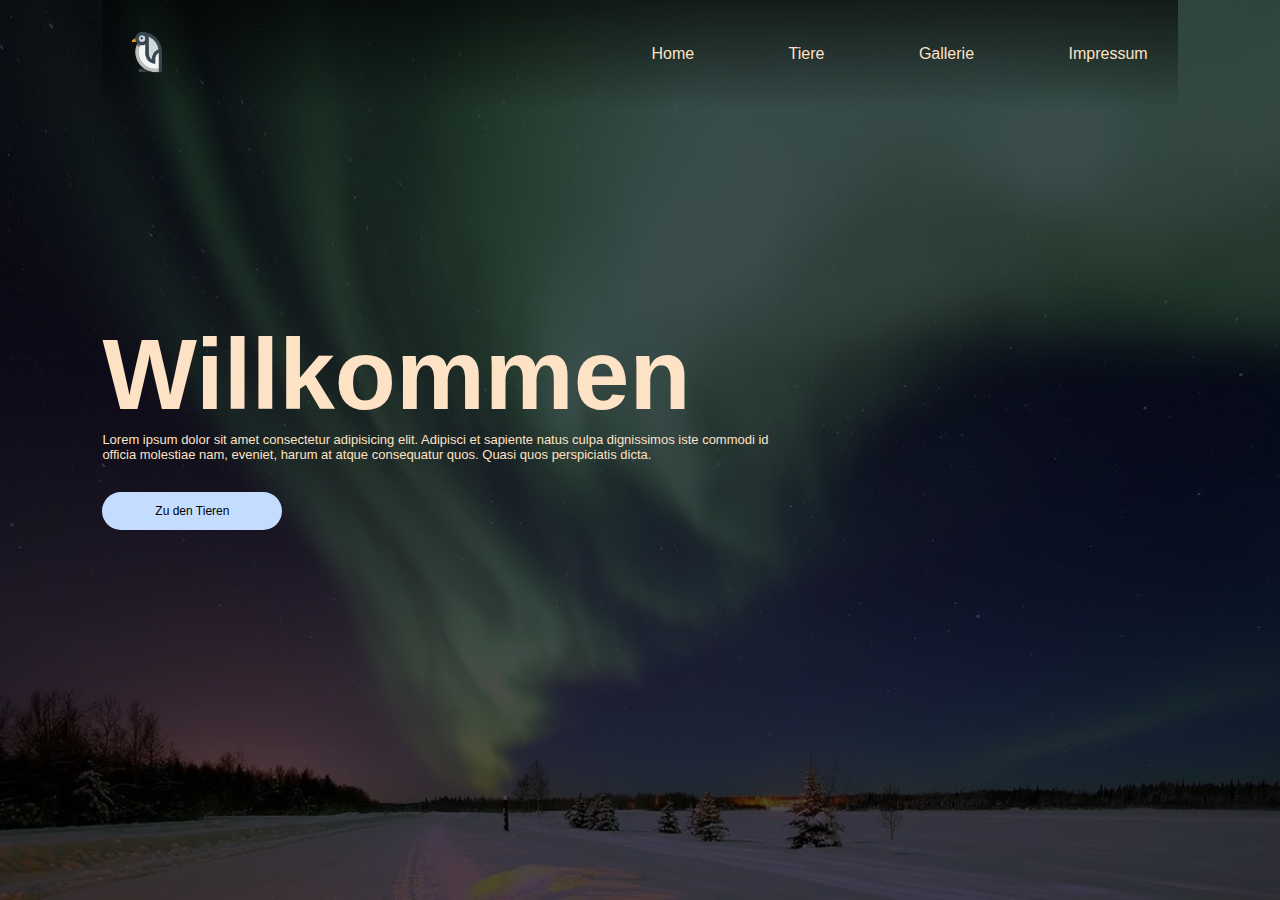
<file: index.html>
<!DOCTYPE html>
<html lang="en">

<head>
    <meta charset="UTF-8">
    <meta http-equiv="X-UA-Compatible" content="IE=edge">
    <meta name="viewport" content="width=device-width, initial-scale=1.0">
    <title>My Pole Zoo</title>
    <link rel="stylesheet" href="/css/style.css">
    <link href "https://fonts.googleapis.com/css2?family=Roboto:wght@400;700&display=swap" rel="stylesheet">
    <link href="https://cdn.jsdelivr.net/npm/bootstrap@5.0.2/dist/css/bootstrap.min.css" rel="stylesheet" integrity="sha384-EVSTQN3/azprG1Anm3QDgpJLIm9Nao0Yz1ztcQTwFspd3yD65VohhpuuCOmLASjC" crossorigin="anonymous">
</head>

<body>
    <div class="container-index">
        <div class="navbar-default">
            <a href="index.html">
                <img src="/icons/pinguin-icon.png" class="logo-nav-default"></a>
            <nav>
                <ul>
                    <li><a href="index.html">Home</a></li>
                    <li><a href="tiere.html">Tiere</a></li>
                    <li><a href="gallerie.html">Gallerie</a></li>
                    <li><a href="impressum.html">Impressum</a></li>
                </ul>
            </nav>
        </div>

        <div class="row-1">
            <div class="col-1">
                <h1 class="default-h1">Willkommen</h1>
                <p class="default-p1">Lorem ipsum dolor sit amet consectetur adipisicing elit. Adipisci et sapiente natus culpa dignissimos iste commodi id officia molestiae nam, eveniet, harum at atque consequatur quos. Quasi quos perspiciatis dicta.</p>
                <a href="/html/tiere.html">
                    <button class="tieren-button">  
                    Zu den Tieren
                </button>
            </div>
        </div>

    </div>
    </div>



</body>

</html>
</file>
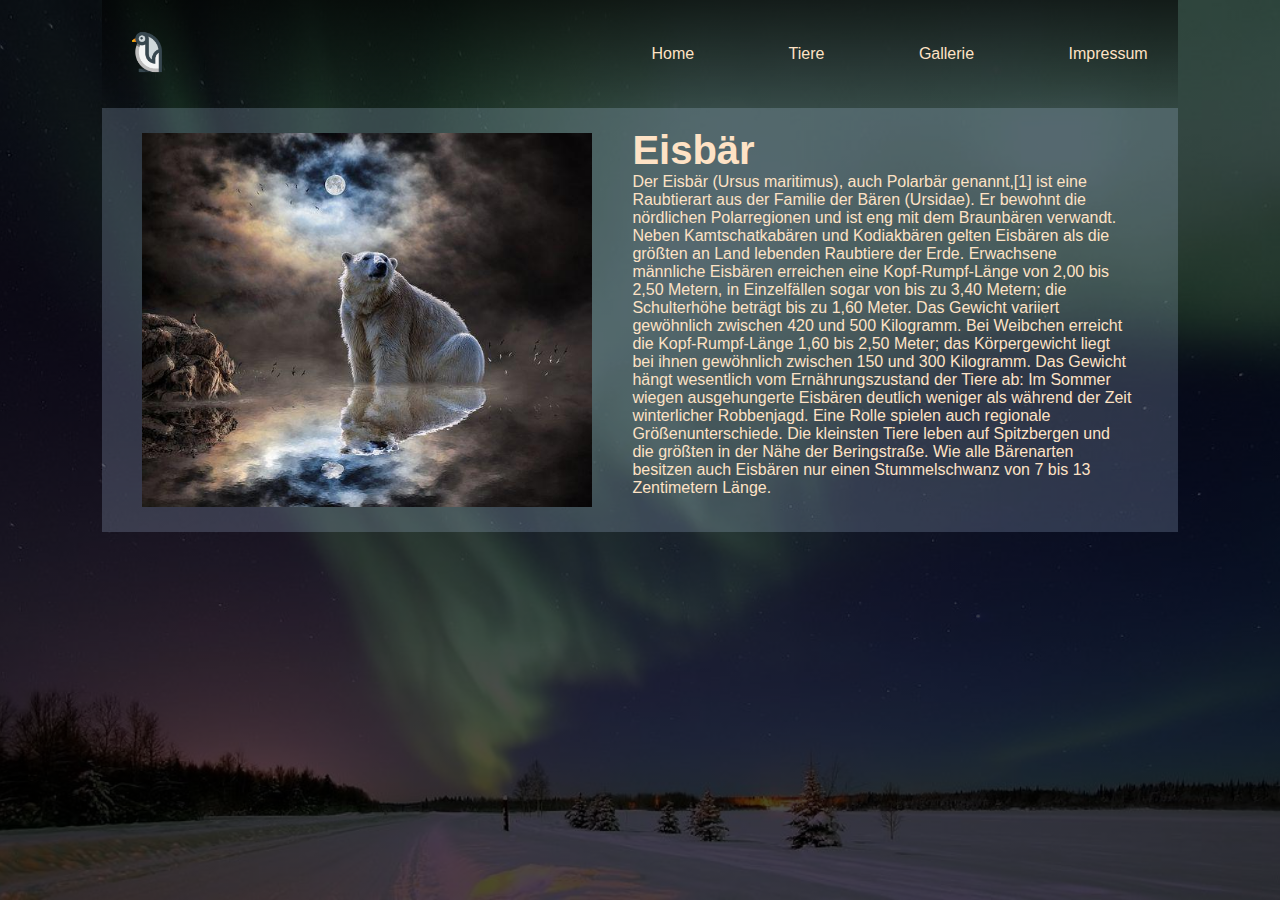
<file: eisbaer.html>
<!DOCTYPE html>
<html lang="en">

<head>
    <meta charset="UTF-8">
    <meta http-equiv="X-UA-Compatible" content="IE=edge">
    <meta name="viewport" content="width=device-width, initial-scale=1.0">
    <title>My Pole Zoo</title>
    <link rel="stylesheet" href="/css/style.css">
    <link href "https://fonts.googleapis.com/css2?family=Roboto:wght@400;700&display=swap" rel="stylesheet">

</head>

<body>
    <div class="container-index">
        <div class="navbar-default">
            <a href="index.html">
                <img src="/icons/pinguin-icon.png" class="logo-nav-default"></a>
            <nav>
                <ul>
                    <li><a href="index.html">Home</a></li>
                    <li><a href="tiere.html">Tiere</a></li>
                    <li><a href="gallerie.html">Gallerie</a></li>
                    <li><a href="impressum.html">Impressum</a></li>
                </ul>
            </nav>
        </div>


        <div class="container-tiere">

            <img src="/images/eisbaer-2.jpg">
            <div class="row-tiere">
                <div class="col-tiere">
                    <h1 class="tiere-h1">Eisbär</h1>
                    <p class="tiere-p1">Der Eisbär (Ursus maritimus), auch Polarbär genannt,[1] ist eine Raubtierart aus der Familie der Bären (Ursidae). Er bewohnt die nördlichen Polarregionen und ist eng mit dem Braunbären verwandt. Neben Kamtschatkabären und Kodiakbären
                        gelten Eisbären als die größten an Land lebenden Raubtiere der Erde. Erwachsene männliche Eisbären erreichen eine Kopf-Rumpf-Länge von 2,00 bis 2,50 Metern, in Einzelfällen sogar von bis zu 3,40 Metern; die Schulterhöhe beträgt
                        bis zu 1,60 Meter. Das Gewicht variiert gewöhnlich zwischen 420 und 500 Kilogramm. Bei Weibchen erreicht die Kopf-Rumpf-Länge 1,60 bis 2,50 Meter; das Körpergewicht liegt bei ihnen gewöhnlich zwischen 150 und 300 Kilogramm. Das
                        Gewicht hängt wesentlich vom Ernährungszustand der Tiere ab: Im Sommer wiegen ausgehungerte Eisbären deutlich weniger als während der Zeit winterlicher Robbenjagd. Eine Rolle spielen auch regionale Größenunterschiede. Die kleinsten
                        Tiere leben auf Spitzbergen und die größten in der Nähe der Beringstraße. Wie alle Bärenarten besitzen auch Eisbären nur einen Stummelschwanz von 7 bis 13 Zentimetern Länge.
                    </p>

                </div>
            </div>
        </div>


    </div>


    </div>
    </div>



</body>

</html>
</file>
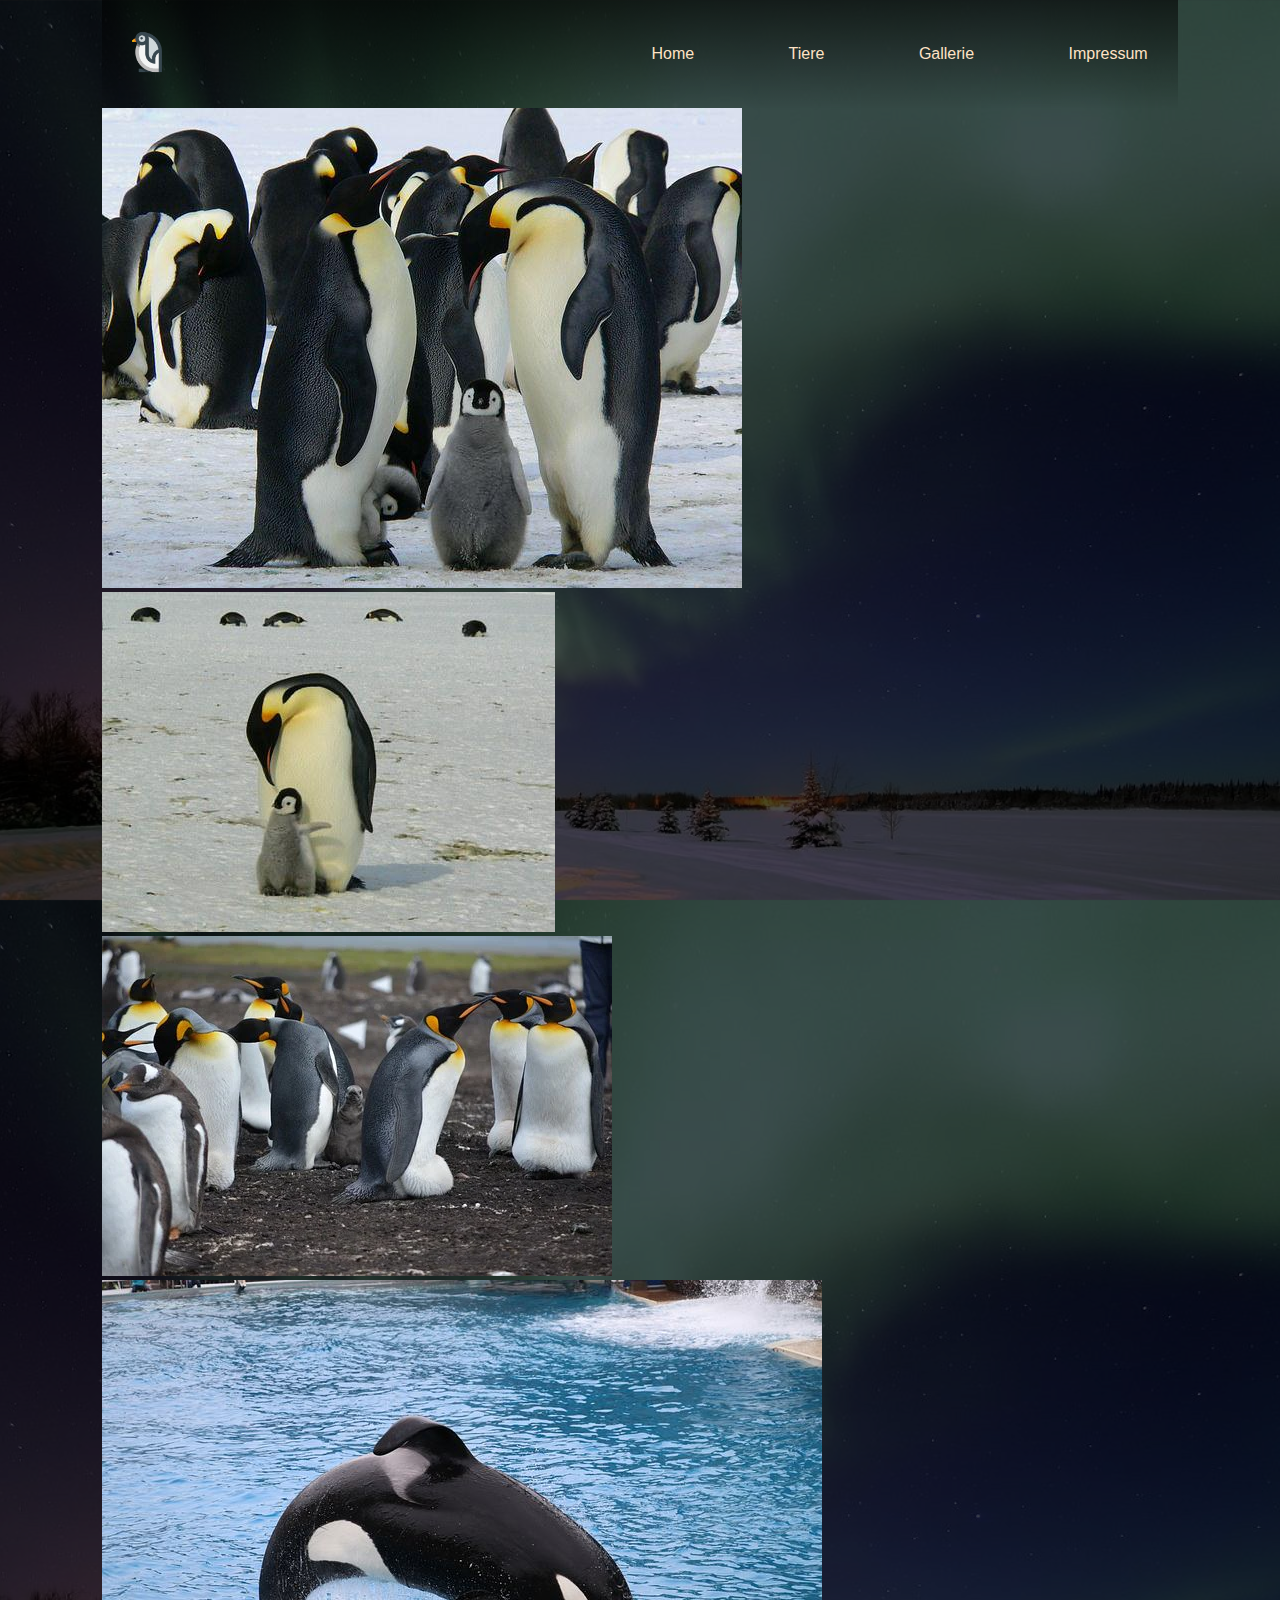
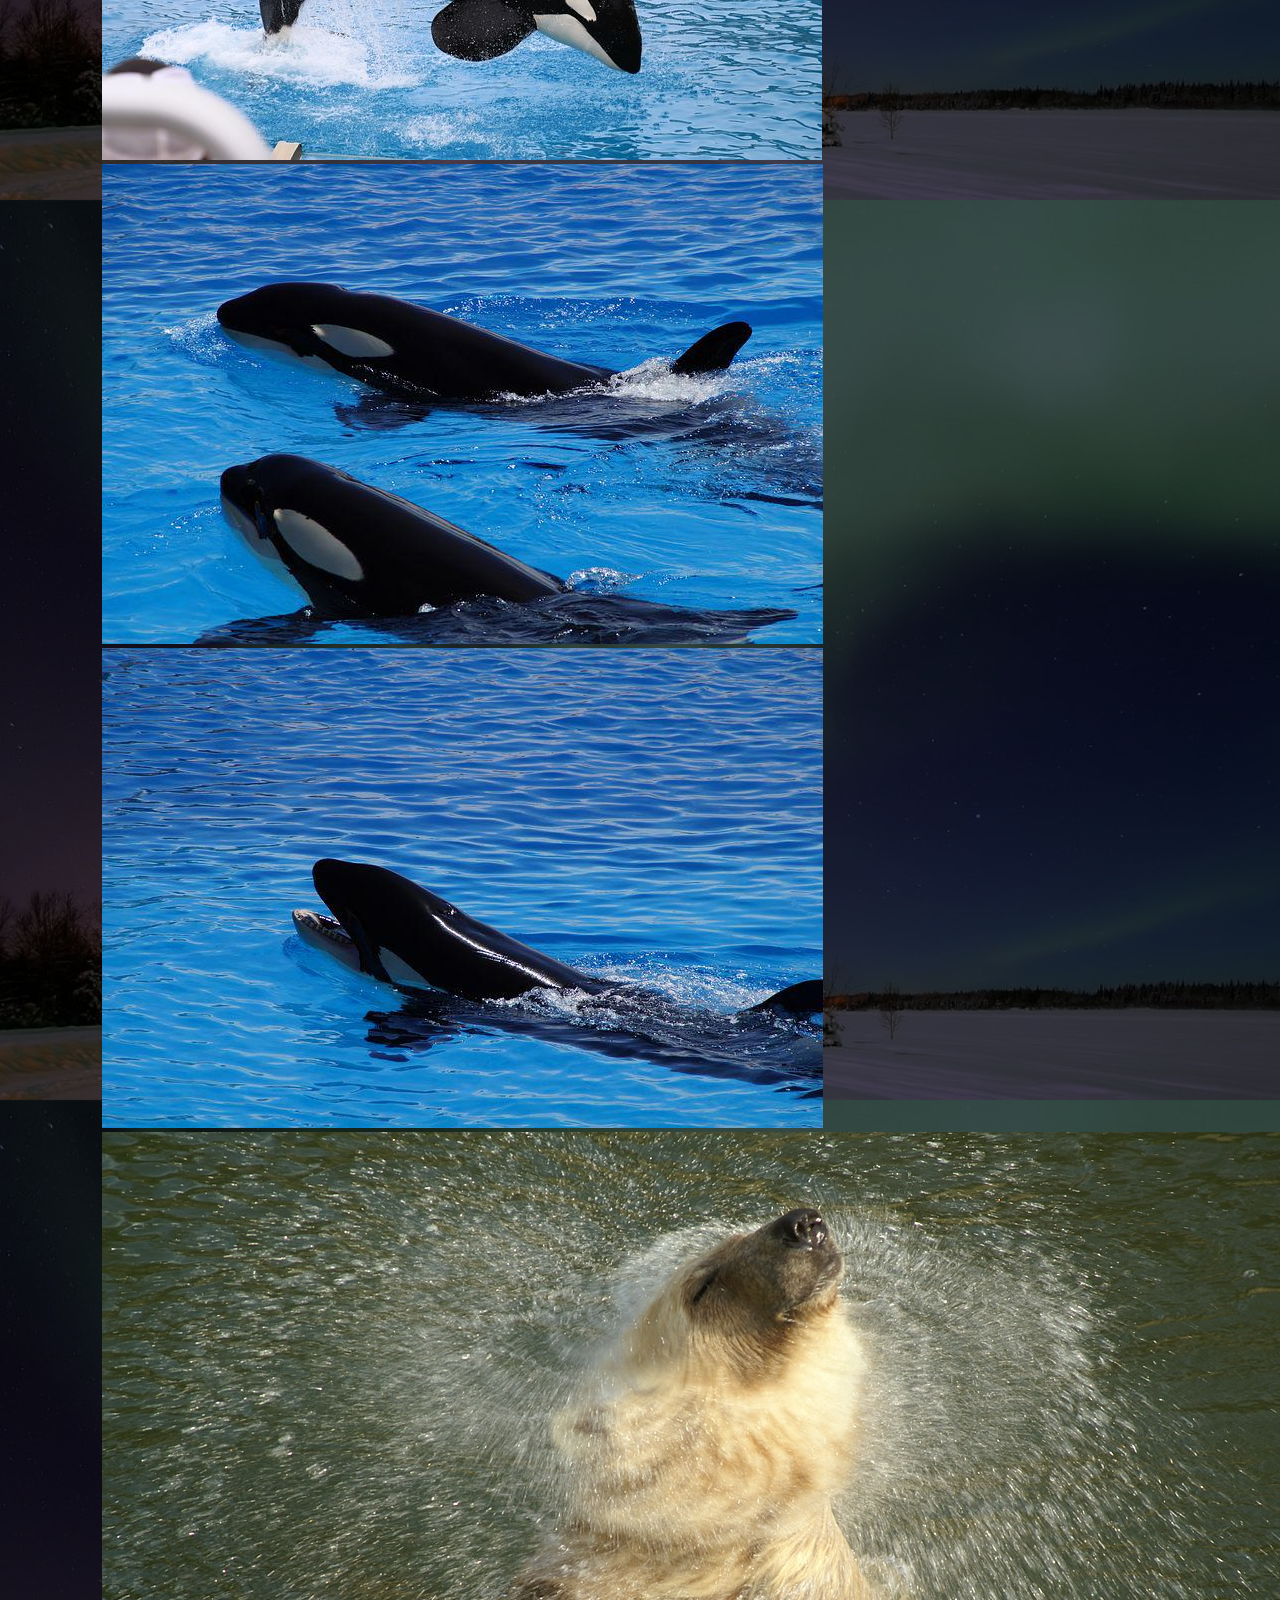
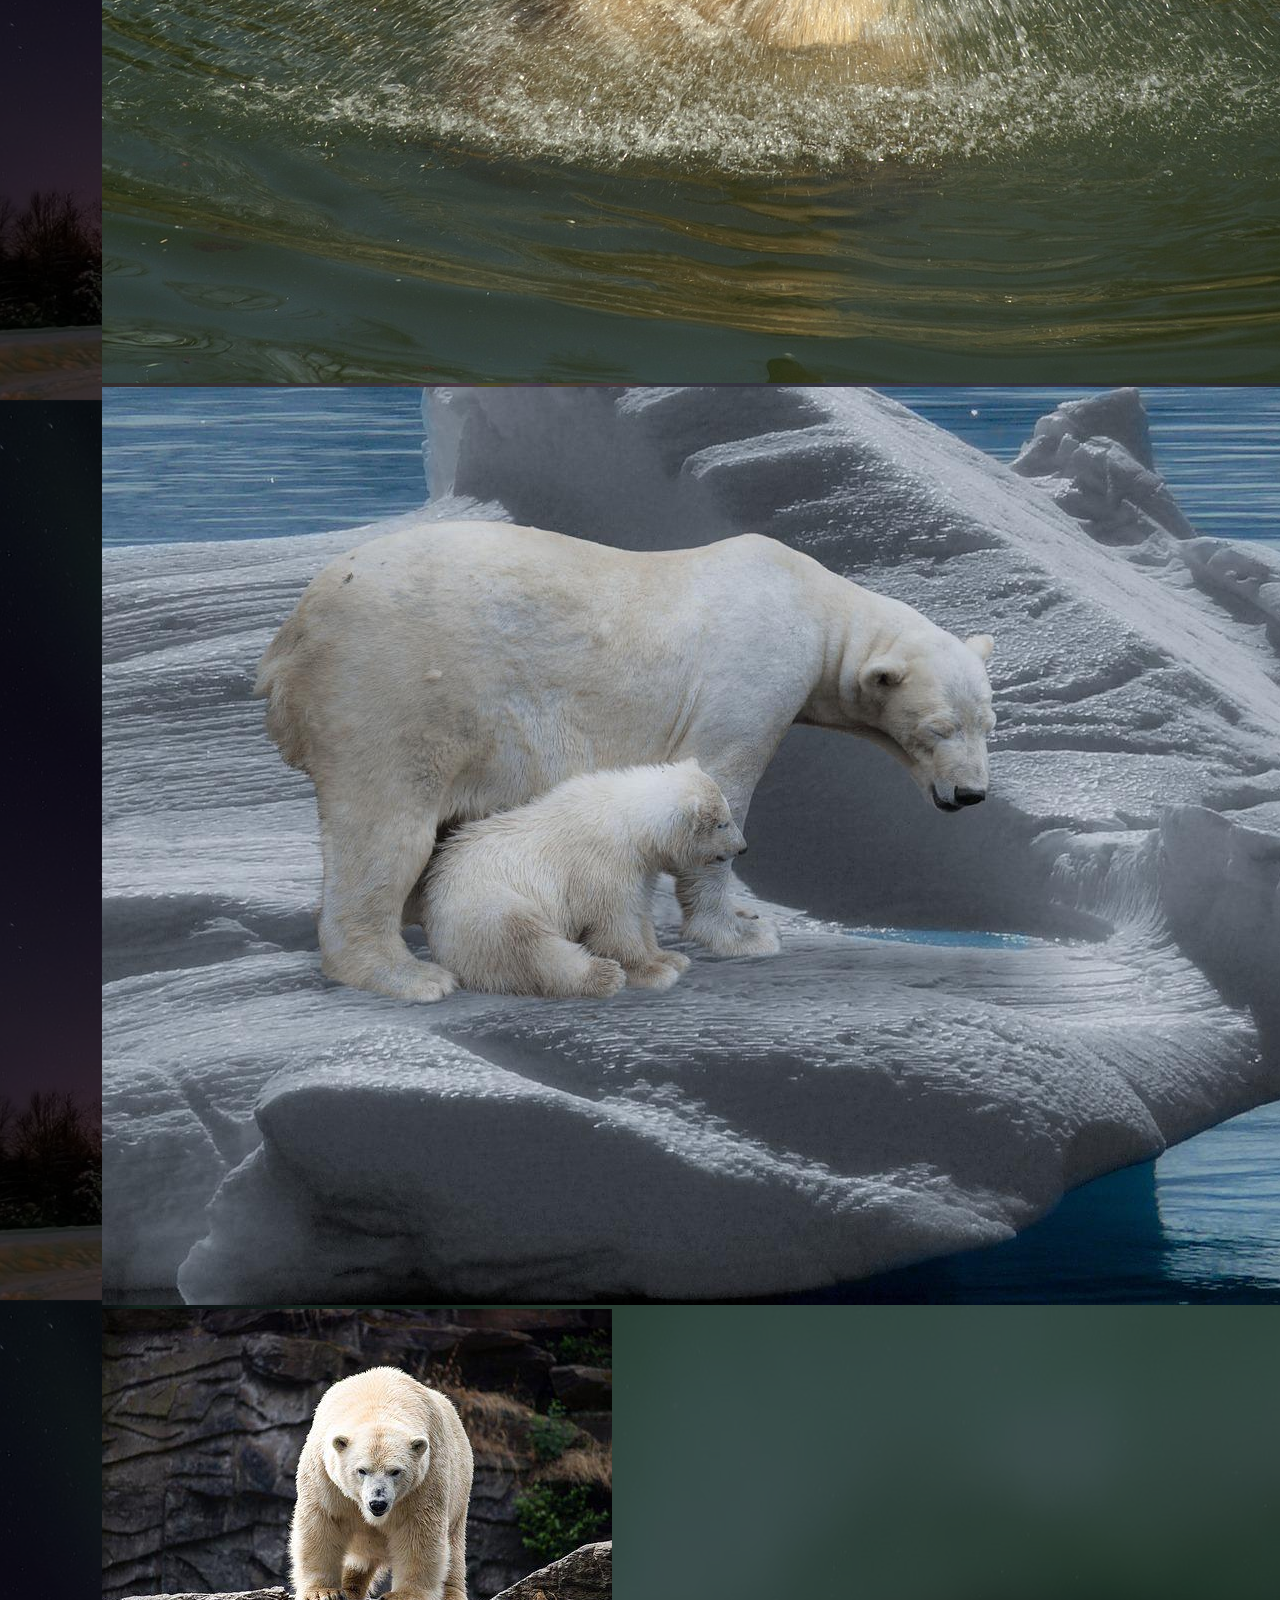
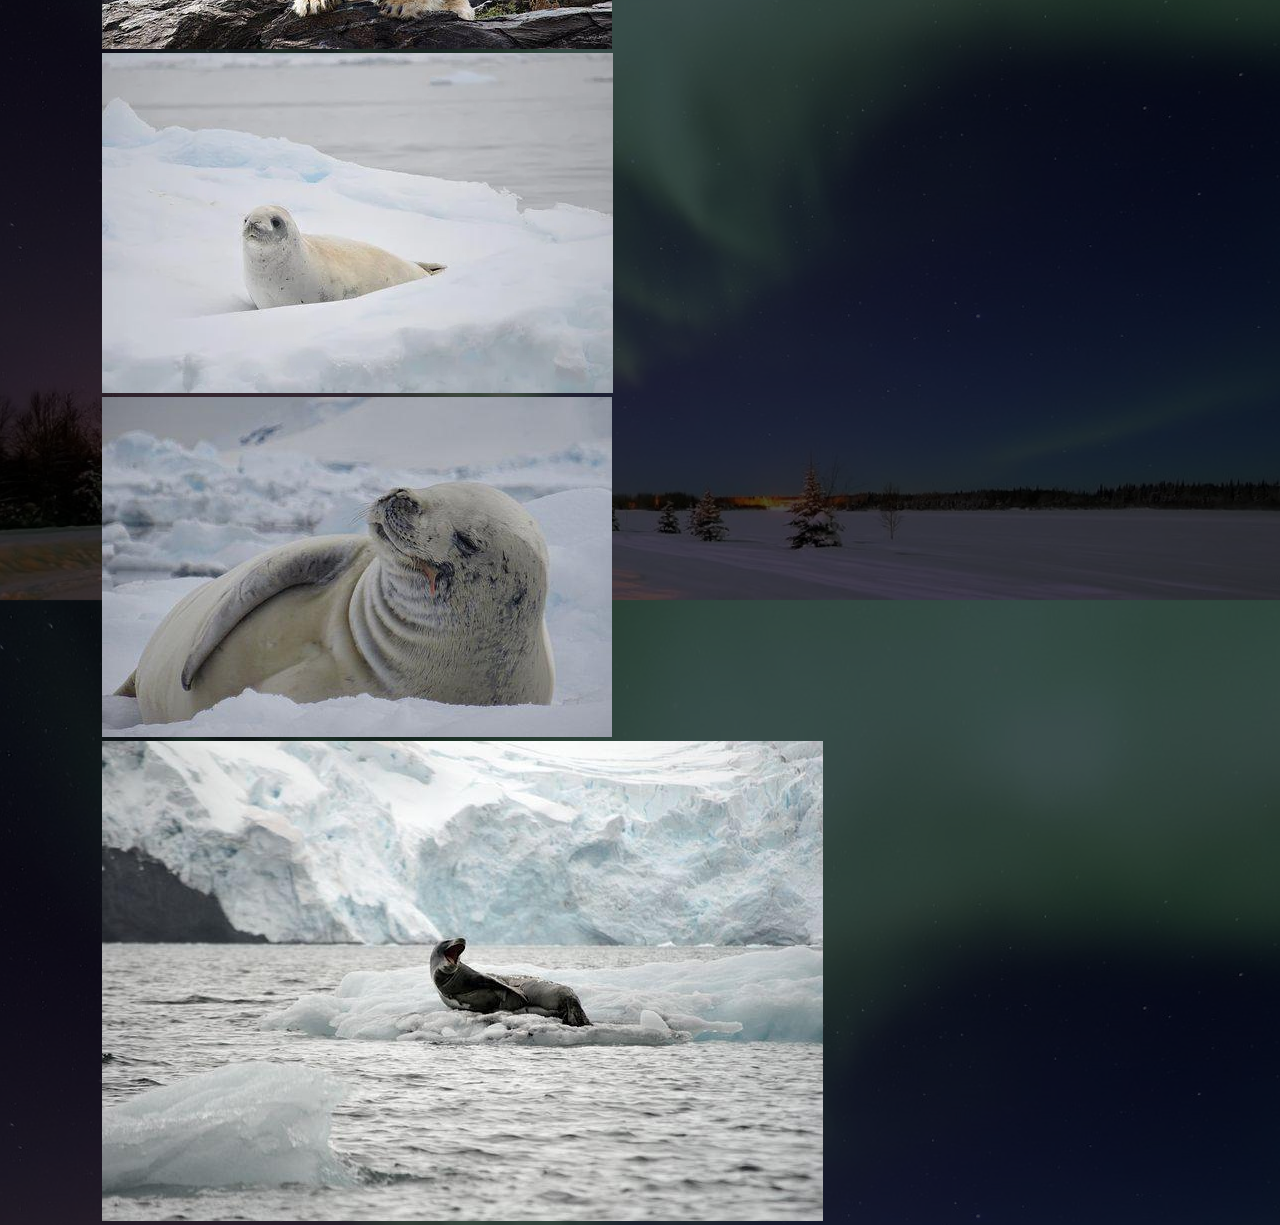
<file: gallerie.html>
<!DOCTYPE html>
<html lang="en">

<head>
    <meta charset="UTF-8">
    <meta http-equiv="X-UA-Compatible" content="IE=edge">
    <meta name="viewport" content="width=device-width, initial-scale=1.0">
    <title>My Pole Zoo</title>
    <link rel="stylesheet" href="/css/style.css">
    <link href "https://fonts.googleapis.com/css2?family=Roboto:wght@400;700&display=swap" rel="stylesheet">
    <link href="https://cdn.jsdelivr.net/npm/bootstrap@5.0.2/dist/css/bootstrap.min.css" rel="stylesheet" integrity="sha384-EVSTQN3/azprG1Anm3QDgpJLIm9Nao0Yz1ztcQTwFspd3yD65VohhpuuCOmLASjC" crossorigin="anonymous">
</head>

<body>
    <div class="container-index">
        <div class="navbar-default">
            <a href="index.html">
                <img src="/icons/pinguin-icon.png" class="logo-nav-default"></a>
            <nav>
                <ul>
                    <li><a href="index.html">Home</a></li>
                    <li><a href="tiere.html">Tiere</a></li>
                    <li><a href="gallerie.html">Gallerie</a></li>
                    <li><a href="impressum.html">Impressum</a></li>
                </ul>
            </nav>
        </div>


        <!-- Gallery -->
        <div class="container">
            <div class="row galery-sz">
                <div class="col-md-4 mt-3 col-lg-3">
                    <img src="/images/pinguin-2.jpg" class="img-fluid img-thumbnail" alt="pinguin">
                </div>
                <div class="col-md-4 mt-3 col-lg-3">
                    <img src="/images/pinguin-3.jpg" class="img-fluid img-thumbnail" alt="pinguin">
                </div>
                <div class="col-md-4 mt-3 col-lg-3">
                    <img src="/images/pinguin-4.webp" class="img-fluid img-thumbnail" alt="pinguin">
                </div>
                <div class="col-md-4 mt-3 col-lg-3">
                    <img src="/images/orca-2.jpg" class="img-fluid img-thumbnail" alt="orca">
                </div>
                <div class="col-md-4 mt-3 col-lg-3">
                    <img src="/images/orca-3.jpg" class="img-fluid img-thumbnail" alt="orca">
                </div>
                <div class="col-md-4 mt-3 col-lg-3">
                    <img src="/images/orca-4.jpg" class="img-fluid img-thumbnail" alt="orca">
                </div>
                <div class="col-md-4 mt-3 col-lg-3">
                    <img src="/images/polar-bear-3.jpg" class="img-fluid img-thumbnail" alt="polarbaer">
                </div>
                <div class="col-md-4 mt-3 col-lg-3">
                    <img src="/images/polar-bear-1.jpg" class="img-fluid img-thumbnail" alt="polarbaer">
                </div>
                <div class="col-md-4 mt-3 col-lg-3">
                    <img src="/images/polar-bear-2.jpg" class="img-fluid img-thumbnail" alt="polarbaer">
                </div>
                <div class="col-md-4 mt-3 col-lg-3">
                    <img src="/images/robbe-2.webp" class="img-fluid img-thumbnail" alt="robbe">
                </div>
                <div class="col-md-4 mt-3 col-lg-3">
                    <img src="/images/robbe-3.jpg" class="img-fluid img-thumbnail" alt="robbe">
                </div>
                <div class="col-md-4 mt-3 col-lg-3">
                    <img src="/images/robbe-4.jpg" class="img-fluid img-thumbnail" alt="robbe">
                </div>
            </div>
        </div>
        <!-- Gallery -->



    </div>
    </div>



</body>

</html>
</file>
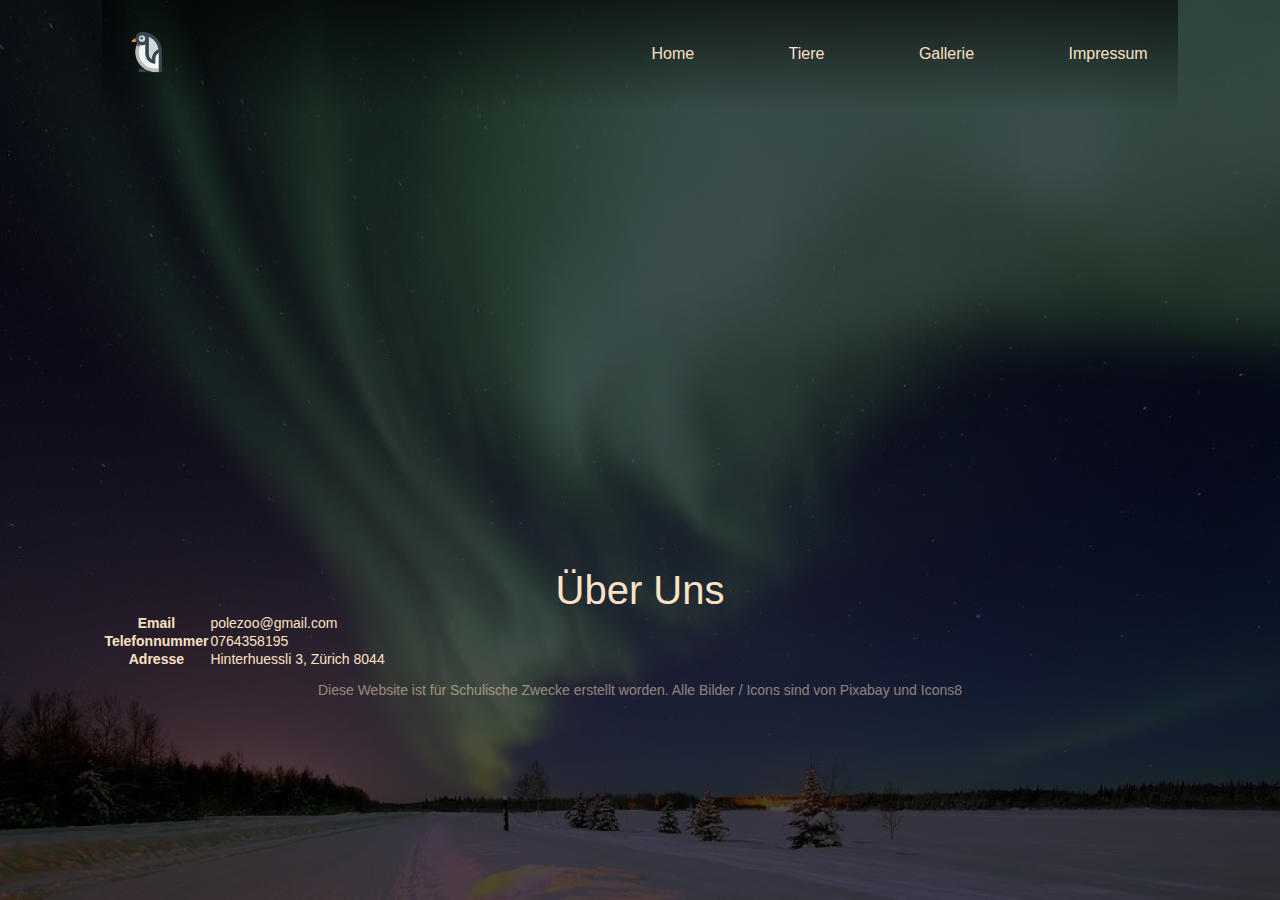
<file: impressum.html>
<!DOCTYPE html>
<html lang="en">

<head>
    <meta charset="UTF-8">
    <meta http-equiv="X-UA-Compatible" content="IE=edge">
    <meta name="viewport" content="width=device-width, initial-scale=1.0">
    <title>My Pole Zoo</title>
    <link rel="stylesheet" href="/css/style.css">
    <link href "https://fonts.googleapis.com/css2?family=Roboto:wght@400;700&display=swap" rel="stylesheet">
    <link href="https://cdn.jsdelivr.net/npm/bootstrap@5.0.2/dist/css/bootstrap.min.css" rel="stylesheet" integrity="sha384-EVSTQN3/azprG1Anm3QDgpJLIm9Nao0Yz1ztcQTwFspd3yD65VohhpuuCOmLASjC" crossorigin="anonymous">
</head>

<body>
    <div class="container-index">
        <div class="navbar-default">
            <a href="index.html">
                <img src="/icons/pinguin-icon.png" class="logo-nav-default"></a>
            <nav>
                <ul>
                    <li><a href="index.html">Home</a></li>
                    <li><a href="tiere.html">Tiere</a></li>
                    <li><a href="gallerie.html">Gallerie</a></li>
                    <li><a href="impressum.html">Impressum</a></li>
                </ul>
            </nav>
        </div>


        <div class="container-google-maps">
            <!--Google map-->
            <div id="map-container-google-1" class="z-depth-1-half map-container">
                <iframe src="https://maps.google.com/maps?q=zoo+zürich&t=&z=13&ie=UTF8&iwloc=&output=embed" frameborder="0" style="border:0" allowfullscreen></iframe>
            </div>
        </div>
        <!--Google Maps-->

        <!-- Tabelle -->
        <div class="about-title">
            Über Uns
        </div>
        <table class="table">

            <tbody class="imp-koerper">
                <tr>
                    <th scope="row">Email</th>
                    <td>polezoo@gmail.com</td>
                </tr>
                <tr>
                    <th scope="row">Telefonnummer</th>
                    <td>0764358195</td>
                </tr>
                <tr>
                    <th scope="row">Adresse</th>
                    <td>Hinterhuessli 3, Zürich 8044</td>
                </tr>
            </tbody>
        </table>
        <!-- Tabelle -->
        <p class="imp-copy">Diese Website ist für Schulische Zwecke erstellt worden. Alle Bilder / Icons sind von Pixabay und Icons8</p>
    </div>

    </div>



</body>

</html>
</file>
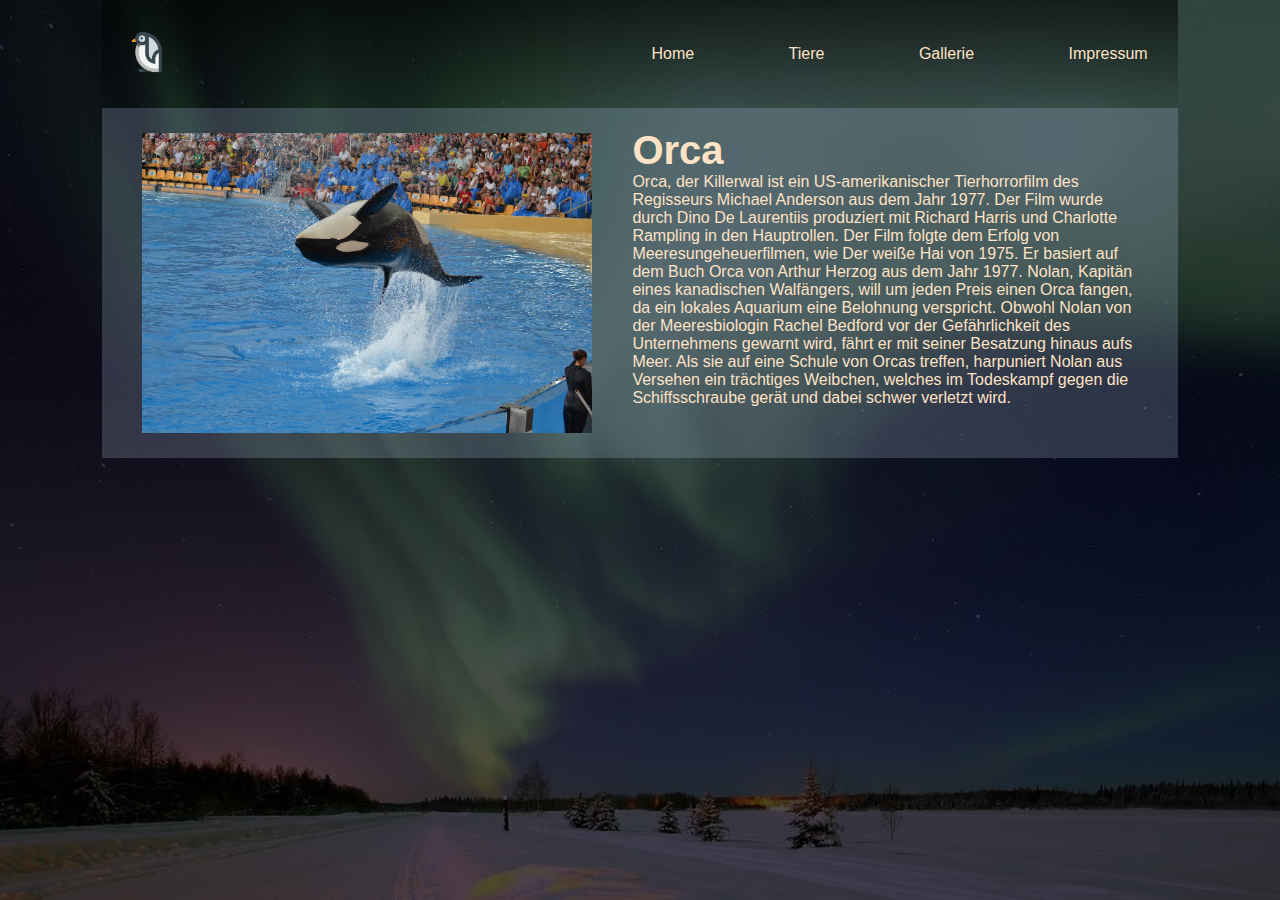
<file: orca.html>
<!DOCTYPE html>
<html lang="en">

<head>
    <meta charset="UTF-8">
    <meta http-equiv="X-UA-Compatible" content="IE=edge">
    <meta name="viewport" content="width=device-width, initial-scale=1.0">
    <title>My Pole Zoo</title>
    <link rel="stylesheet" href="/css/style.css">
    <link href "https://fonts.googleapis.com/css2?family=Roboto:wght@400;700&display=swap" rel="stylesheet">

</head>

<body>
    <div class="container-index">
        <div class="navbar-default">
            <a href="index.html">
                <img src="/icons/pinguin-icon.png" class="logo-nav-default"></a>
            <nav>
                <ul>
                    <li><a href="index.html">Home</a></li>
                    <li><a href="tiere.html">Tiere</a></li>
                    <li><a href="gallerie.html">Gallerie</a></li>
                    <li><a href="impressum.html">Impressum</a></li>
                </ul>
            </nav>
        </div>


        <div class="container-tiere">

            <img src="/images/orca-5.jpg">
            <div class="row-tiere">
                <div class="col-tiere">
                    <h1 class="tiere-h1">Orca</h1>
                    <p class="tiere-p1">Orca, der Killerwal ist ein US-amerikanischer Tierhorrorfilm des Regisseurs Michael Anderson aus dem Jahr 1977. Der Film wurde durch Dino De Laurentiis produziert mit Richard Harris und Charlotte Rampling in den Hauptrollen. Der Film
                        folgte dem Erfolg von Meeresungeheuerfilmen, wie Der weiße Hai von 1975. Er basiert auf dem Buch Orca von Arthur Herzog aus dem Jahr 1977. Nolan, Kapitän eines kanadischen Walfängers, will um jeden Preis einen Orca fangen, da ein
                        lokales Aquarium eine Belohnung verspricht. Obwohl Nolan von der Meeresbiologin Rachel Bedford vor der Gefährlichkeit des Unternehmens gewarnt wird, fährt er mit seiner Besatzung hinaus aufs Meer. Als sie auf eine Schule von Orcas
                        treffen, harpuniert Nolan aus Versehen ein trächtiges Weibchen, welches im Todeskampf gegen die Schiffsschraube gerät und dabei schwer verletzt wird.
                    </p>

                </div>
            </div>
        </div>


    </div>


    </div>
    </div>

</body>

</html>
</file>
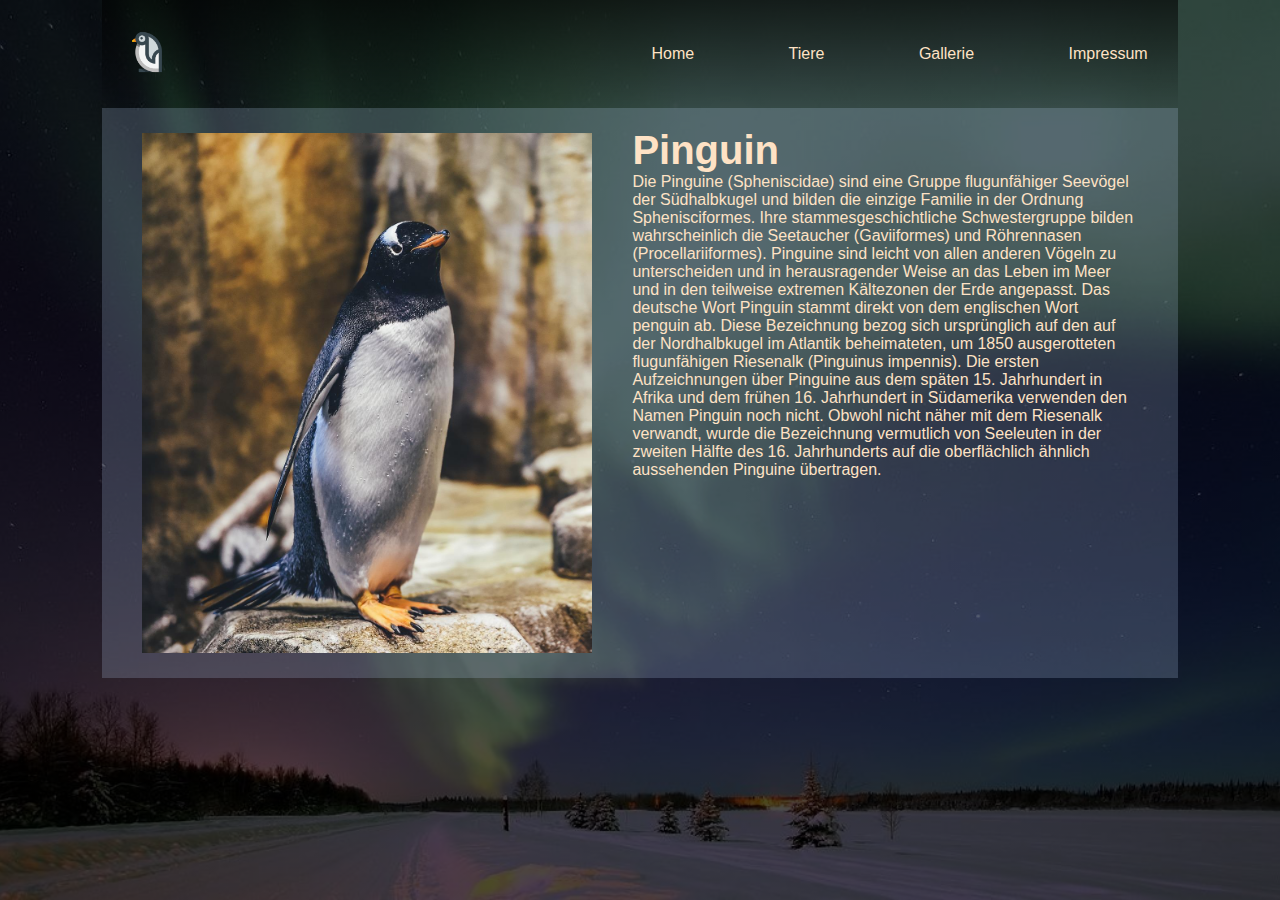
<file: pinguin.html>
<!DOCTYPE html>
<html lang="en">

<head>
    <meta charset="UTF-8">
    <meta http-equiv="X-UA-Compatible" content="IE=edge">
    <meta name="viewport" content="width=device-width, initial-scale=1.0">
    <title>My Pole Zoo</title>
    <link rel="stylesheet" href="/css/style.css">
    <link href "https://fonts.googleapis.com/css2?family=Roboto:wght@400;700&display=swap" rel="stylesheet">

</head>

<body>
    <div class="container-index">
        <div class="navbar-default">
            <a href="index.html">
                <img src="/icons/pinguin-icon.png" class="logo-nav-default"></a>
            <nav>
                <ul>
                    <li><a href="index.html">Home</a></li>
                    <li><a href="tiere.html">Tiere</a></li>
                    <li><a href="gallerie.html">Gallerie</a></li>
                    <li><a href="impressum.html">Impressum</a></li>
                </ul>
            </nav>
        </div>


        <div class="container-tiere">

            <img src="/images/pinguin-1.jpg">
            <div class="row-tiere">
                <div class="col-tiere">
                    <h1 class="tiere-h1">Pinguin</h1>
                    <p class="tiere-p1">Die Pinguine (Spheniscidae) sind eine Gruppe flugunfähiger Seevögel der Südhalbkugel und bilden die einzige Familie in der Ordnung Sphenisciformes. Ihre stammesgeschichtliche Schwestergruppe bilden wahrscheinlich die Seetaucher (Gaviiformes)
                        und Röhrennasen (Procellariiformes). Pinguine sind leicht von allen anderen Vögeln zu unterscheiden und in herausragender Weise an das Leben im Meer und in den teilweise extremen Kältezonen der Erde angepasst. Das deutsche Wort
                        Pinguin stammt direkt von dem englischen Wort penguin ab. Diese Bezeichnung bezog sich ursprünglich auf den auf der Nordhalbkugel im Atlantik beheimateten, um 1850 ausgerotteten flugunfähigen Riesenalk (Pinguinus impennis). Die
                        ersten Aufzeichnungen über Pinguine aus dem späten 15. Jahrhundert in Afrika und dem frühen 16. Jahrhundert in Südamerika verwenden den Namen Pinguin noch nicht. Obwohl nicht näher mit dem Riesenalk verwandt, wurde die Bezeichnung
                        vermutlich von Seeleuten in der zweiten Hälfte des 16. Jahrhunderts auf die oberflächlich ähnlich aussehenden Pinguine übertragen.
                    </p>

                </div>
            </div>
        </div>


    </div>


    </div>
    </div>



</body>

</html>
</file>
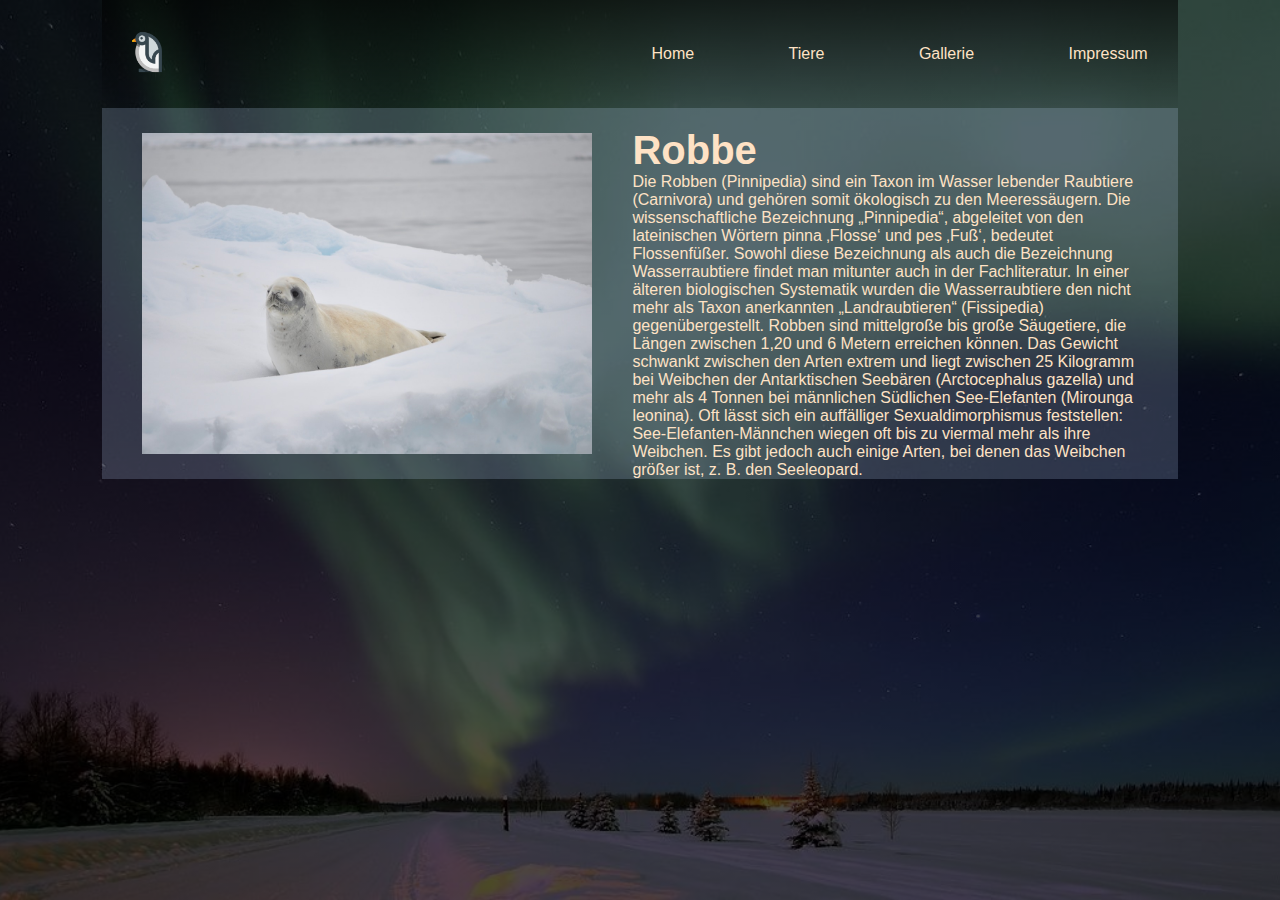
<file: robbe.html>
<!DOCTYPE html>
<html lang="en">

<head>
    <meta charset="UTF-8">
    <meta http-equiv="X-UA-Compatible" content="IE=edge">
    <meta name="viewport" content="width=device-width, initial-scale=1.0">
    <title>My Pole Zoo</title>
    <link rel="stylesheet" href="/css/style.css">
    <link href "https://fonts.googleapis.com/css2?family=Roboto:wght@400;700&display=swap" rel="stylesheet">

</head>

<body>
    <div class="container-index">
        <div class="navbar-default">
            <a href="index.html">
                <img src="/icons/pinguin-icon.png" class="logo-nav-default"></a>
            <nav>
                <ul>
                    <li><a href="index.html">Home</a></li>
                    <li><a href="tiere.html">Tiere</a></li>
                    <li><a href="gallerie.html">Gallerie</a></li>
                    <li><a href="impressum.html">Impressum</a></li>
                </ul>
            </nav>
        </div>


        <div class="container-tiere">

            <img src="/images/robbe-1.jpg">
            <div class="row-tiere">
                <div class="col-tiere">
                    <h1 class="tiere-h1">Robbe</h1>
                    <p class="tiere-p1">Die Robben (Pinnipedia) sind ein Taxon im Wasser lebender Raubtiere (Carnivora) und gehören somit ökologisch zu den Meeressäugern. Die wissenschaftliche Bezeichnung „Pinnipedia“, abgeleitet von den lateinischen Wörtern pinna ‚Flosse‘
                        und pes ‚Fuß‘, bedeutet Flossenfüßer. Sowohl diese Bezeichnung als auch die Bezeichnung Wasserraubtiere findet man mitunter auch in der Fachliteratur. In einer älteren biologischen Systematik wurden die Wasserraubtiere den nicht
                        mehr als Taxon anerkannten „Landraubtieren“ (Fissipedia) gegenübergestellt. Robben sind mittelgroße bis große Säugetiere, die Längen zwischen 1,20 und 6 Metern erreichen können. Das Gewicht schwankt zwischen den Arten extrem und
                        liegt zwischen 25 Kilogramm bei Weibchen der Antarktischen Seebären (Arctocephalus gazella) und mehr als 4 Tonnen bei männlichen Südlichen See-Elefanten (Mirounga leonina). Oft lässt sich ein auffälliger Sexualdimorphismus feststellen:
                        See-Elefanten-Männchen wiegen oft bis zu viermal mehr als ihre Weibchen. Es gibt jedoch auch einige Arten, bei denen das Weibchen größer ist, z. B. den Seeleopard.
                    </p>

                </div>
            </div>
        </div>


    </div>


    </div>
    </div>



</body>

</html>
</file>
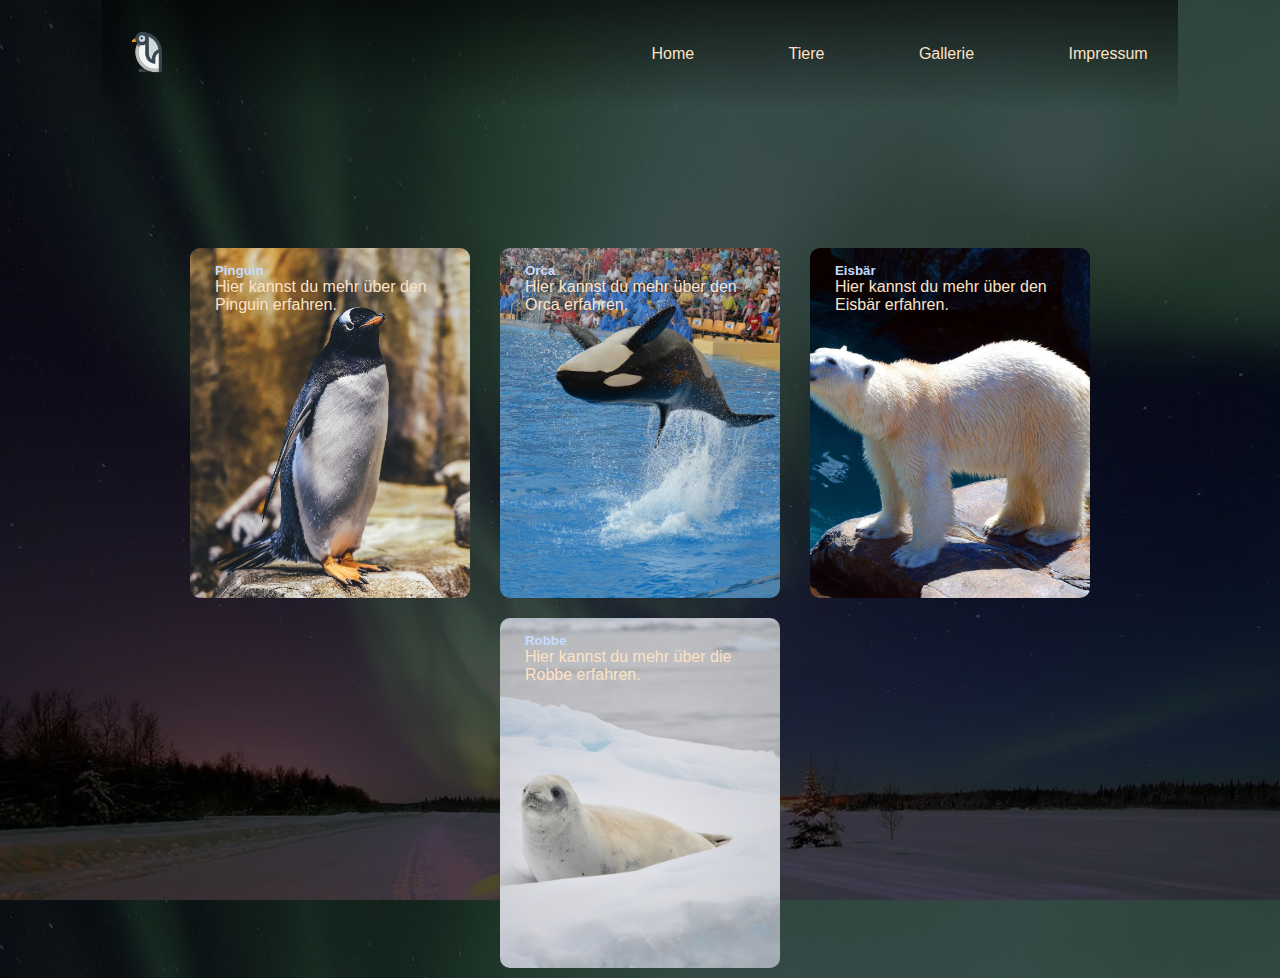
<file: tiere.html>
<!DOCTYPE html>
<html lang="en">

<head>
    <meta charset="UTF-8">
    <meta http-equiv="X-UA-Compatible" content="IE=edge">
    <meta name="viewport" content="width=device-width, initial-scale=1.0">
    <title>My Pole Zoo</title>
    <link rel="stylesheet" href="/css/style.css">
    <link href "https://fonts.googleapis.com/css2?family=Roboto:wght@400;700&display=swap" rel="stylesheet">
    <link href="https://cdn.jsdelivr.net/npm/bootstrap@5.0.2/dist/css/bootstrap.min.css" rel="stylesheet" integrity="sha384-EVSTQN3/azprG1Anm3QDgpJLIm9Nao0Yz1ztcQTwFspd3yD65VohhpuuCOmLASjC" crossorigin="anonymous">
</head>

<body>
    <div class="container-index">
        <div class="navbar-default">
            <a href="index.html">
                <img src="/icons/pinguin-icon.png" class="logo-nav-default"></a>
            <nav>
                <ul>
                    <li><a href="index.html">Home</a></li>
                    <li><a href="tiere.html">Tiere</a></li>
                    <li><a href="gallerie.html">Gallerie</a></li>
                    <li><a href="impressum.html">Impressum</a></li>
                </ul>
            </nav>
        </div>

        <div class="container-cards">
            <a href="/html/pinguin.html" class="a-card-txt">
                <div class="card c1">
                    <h5>Pinguin</h5>
                    <p>Hier kannst du mehr über den Pinguin erfahren.</p>
                </div>
            </a>
            <a href="/html/orca.html" class="a-card-txt">
                <div class="card c2">
                    <h5>Orca</h5>
                    <p>Hier kannst du mehr über den Orca erfahren.</p>

                </div>
            </a>
            <a href="/html/eisbaer.html" class="a-card-txt">
                <div class="card c3">
                    <h5>Eisbär</h5>
                    <p>Hier kannst du mehr über den Eisbär erfahren.</p>
                </div>
            </a>
            <a href="/html/robbe.html" class="a-card-txt">
                <div class="card c4">
                    <h5>Robbe</h5>
                    <p>Hier kannst du mehr über die Robbe erfahren.</p>
                </div>
            </a>
        </div>
    </div>
    </div>

    </div>
    </div>



</body>

</html>
</file>
<file: css/style.css>
* {
    margin: 0;
    padding: 0;
    font-family: "Roboto", sans-serif;
}

body {
    background-image: linear-gradient(rgba(0, 0, 0, 0.7), rgba(0, 0, 0, 0.7)), url(/images/pole-bg.jpg);
    background-position: center;
    background-size: cover;
}

.container-index {
    width: 100%;
    height: 100vh;
    padding-left: 8%;
    padding-right: 8%;
    box-sizing: border-box;
}

.navbar-default {
    height: 12%;
    display: flex;
    align-items: center;
    background-image: linear-gradient(rgba(0, 0, 0, 0.6), rgba(0, 0, 0, 0.01));
}

.logo-nav-default {
    width: 50px;
    padding-left: 20px;
    cursor: pointer;
}

.menu.icon {
    width: 10px;
    cursor: pointer;
    margin-left: 40px;
}

nav {
    flex: 1;
    text-align: right;
}

nav ul li {
    list-style: none;
    display: inline-block;
    margin-left: 60px;
    padding-right: 30px;
}

nav ul li a {
    text-decoration: none;
    color: #fee2c5;
    font-size: 16px;
}

.row-1 {
    display: flex;
    height: 70%;
    align-items: center;
}

.col-1 {
    flex-basis: 50%;
}

.default-h1 {
    color: #fee2c5;
    font-size: 100px;
}

.default-p1 {
    color: #fee2c5;
    font-size: 13px;
    line-height: 15px;
    width: 700px;
}

.tieren-button {
    width: 180px;
    color: black;
    font-size: 12px;
    padding: 12px 0;
    background-color: #c4ddff;
    border: 0;
    border-radius: 20px;
    outline: none;
    margin-top: 30px;
    cursor: pointer;
    transition: 0.3s;
}

.tieren-button:hover {
    transform: scale(1.2);
}


/* Tiere */

.container-cards {
    display: flex;
    justify-content: center;
    padding-top: 130px;
}

.card {
    width: 280px;
    height: 350px;
    display: inline-block;
    border-radius: 10px;
    padding: 15px 25px;
    box-sizing: border-box;
    cursor: pointer;
    margin: 10px 15px;
    background-position: center;
    background-size: cover;
    background-repeat: no-repeat;
    transition: transform 0.5s;
}

.card h5 {
    color: #c4ddff;
}

.a-card-txt {
    color: #fee2c5;
    text-decoration-line: none;
}

.c1 {
    background-image: url(/images/pinguin-1.jpg);
}

.c2 {
    background-image: url(/images/orca-1.jpg);
}

.c3 {
    background-image: url(/images/eisbaer-1.jpg);
}

.c4 {
    background-image: url(/images/robbe-1.jpg);
}

.card:hover {
    transform: translateY(-10px);
    transform: scale(1.1);
}

.card h5:hover {
    color: #c4ddff;
}

.a-card-txt:hover {
    color: #fee2c5;
}


/* ende */


/* Einzelne Tiere Site */

.container-tiere {
    display: flex;
    background-color: rgba(196, 221, 255, 0.2);
}

.container-tiere img {
    width: 500px;
    display: inline-block;
    border-radius: 10px;
    padding: 15px 25px;
    box-sizing: border-box;
    cursor: pointer;
    margin: 10px 15px;
    background-position: center;
    background-size: cover;
    max-width: 100%;
}

.container-tiere {
    justify-items: center;
}

.tiere-h1 {
    display: flex;
    color: #fee2c5;
    font-size: 40px;
    justify-content: flex-start;
    padding-top: 20px;
}

.tiere-p1 {
    display: flex;
    color: #fee2c5;
    font-size: 16px;
    justify-content: center;
    width: 92%;
}


/* ende */


/* gallerie */


/* ende */


/* impressum */

.container-google-maps {
    margin-left: 22%;
    height: 460px;
}

.map-container {
    overflow: hidden;
    padding-bottom: 56.25%;
    position: relative;
    height: 0;
}

.map-container iframe {
    left: 0;
    top: 0;
    height: 70%;
    width: 70%;
    position: absolute;
}

.about-title {
    display: flex;
    color: #fee2c5;
    font-size: 40px;
    justify-content: center;
}

.kontakt-txt {
    display: flex;
    color: #fee2c5;
    font-size: 40px;
    justify-content: center;
}

.imp-kopf {
    color: #fee2c5;
    font-size: 16px;
}

.imp-koerper {
    color: #fee2c5;
    font-size: 14px;
}

.imp-copy {
    color: #fee2c5;
    font-size: 14px;
    opacity: 0.5;
    display: flex;
    justify-content: center;
    padding-top: 13px;
}


/* ende */

.container-cards {
    flex-wrap: wrap;
}

@media only screen and (max-width: 900px) {
    .container-tiere {
        display: flex;
        flex-direction: column;
        align-items: flex-start;
    }
    .row-tiere {
        display: flex;
        align-items: center;
    }
    .navbar-default {
        display: flex;
        align-items: center;
    }
    nav {
        display: flex;
        align-items: center;
    }
    .row-1 {
        display: flex;
        align-items: center;
    }
    .col-1 {
        display: flex;
        align-items: center;
    }
}
</file>
